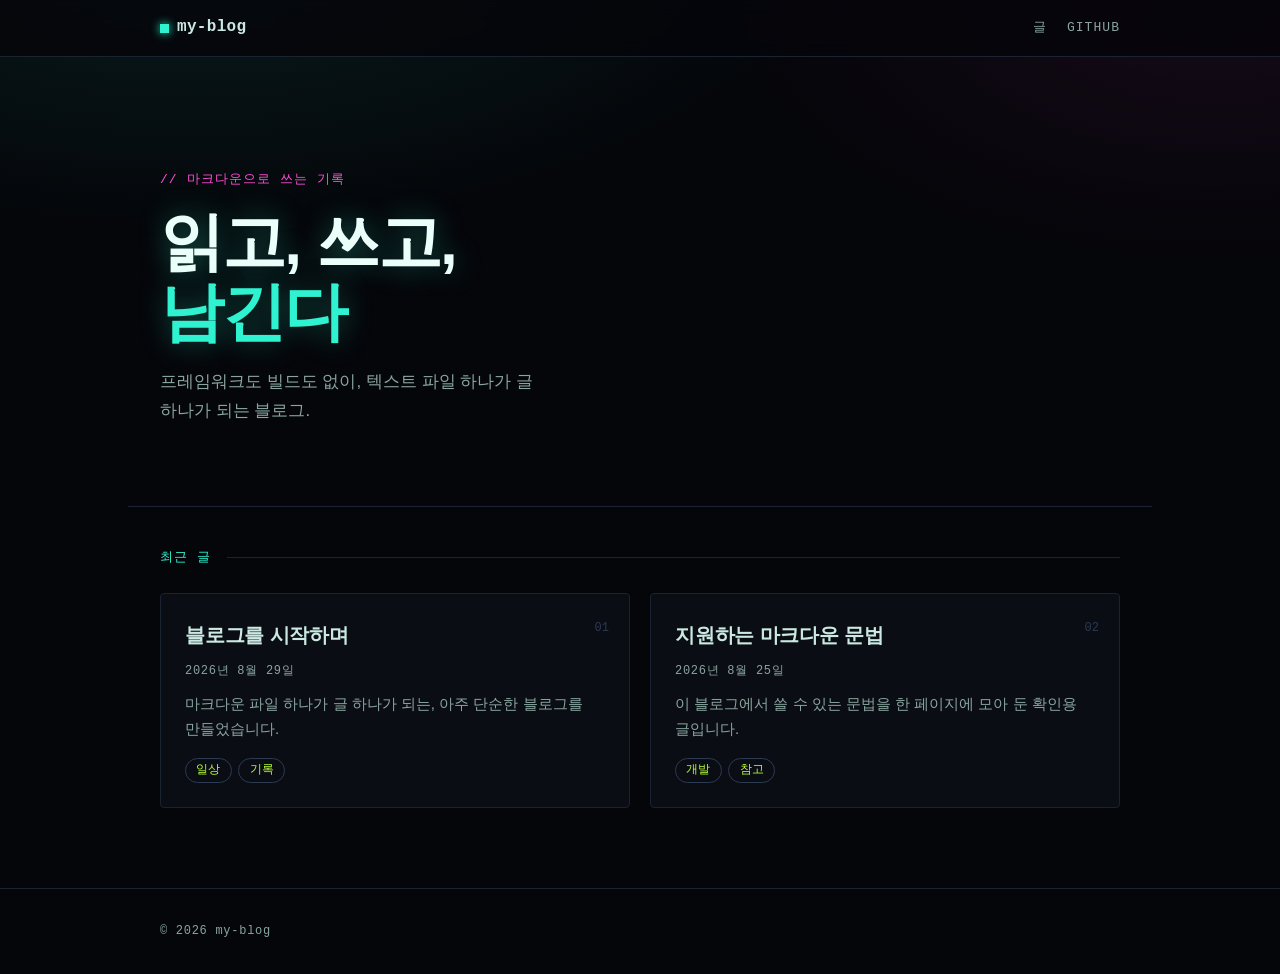
<file: index.html>
<!doctype html>
<html lang="ko">
<head>
  <meta charset="utf-8">
  <meta name="viewport" content="width=device-width, initial-scale=1">
  <title>my-blog</title>
  <meta name="description" content="마크다운으로 쓰는 블로그">
  <meta name="theme-color" content="#05060a">
  <link rel="icon" href="data:image/svg+xml,%3Csvg xmlns='http://www.w3.org/2000/svg' viewBox='0 0 32 32'%3E%3Crect width='32' height='32' fill='%2305060a'/%3E%3Crect x='9' y='9' width='14' height='14' fill='%232ff3d0'/%3E%3C/svg%3E">
  <link rel="stylesheet" href="css/base.css">
  <link rel="stylesheet" href="css/layout.css">
</head>
<body>
  <a class="skip-link" href="#main">본문으로 건너뛰기</a>

  <header class="site-bar">
    <div class="container container-wide bar-inner">
      <a class="site-mark" href="index.html">my-blog</a>
      <nav class="site-nav">
        <a href="index.html">글</a>
        <a href="https://github.com/cskwon81/cskwon81.github.io">GitHub</a>
      </nav>
    </div>
  </header>

  <main id="main">
    <section class="hero container container-wide">
      <p class="hero-kicker mono">// 마크다운으로 쓰는 기록</p>
      <h1 class="hero-title">읽고, 쓰고,<br><span class="accent">남긴다</span></h1>
      <p class="hero-sub">프레임워크도 빌드도 없이, 텍스트 파일 하나가 글 하나가 되는 블로그.</p>
    </section>

    <div class="container container-wide">
      <div class="section-head">
        <h2 class="section-label mono">최근 글</h2>
      </div>
      <p id="status" class="status" role="status">글을 불러오는 중…</p>
      <ul id="post-list" class="post-list"></ul>
    </div>
  </main>

  <footer class="site-footer">
    <div class="container container-wide">© 2026 my-blog</div>
  </footer>

  <script type="module" src="js/list.js"></script>
</body>
</html>
</file>
<file: css/base.css>
/* ── 디자인 토큰 ───────────────────────────────────────── */
:root {
  color-scheme: dark;

  --bg: #05060a;
  --bg-subtle: #0b0e15;
  --surface: #0a0d13;
  --border: #1b2231;
  --border-bright: #2c3a52;

  /* 본문은 네온 계열이되 채도를 낮춰 장문에서 눈이 덜 피로하게 한다. */
  --text: #cbe9e2;
  --text-muted: #8aa5a0;

  --neon: #2ff3d0;
  --neon-2: #ff4fd8;
  --neon-3: #b8ff3c;
  --neon-dim: rgba(47, 243, 208, 0.14);

  --font-sans: -apple-system, BlinkMacSystemFont, "Pretendard", "Apple SD Gothic Neo",
               "Malgun Gothic", "Segoe UI", sans-serif;
  --font-mono: ui-monospace, SFMono-Regular, "Cascadia Mono", "D2Coding", Consolas, monospace;

  --measure: 68ch;
  --page: 46rem;
  --wide: 64rem;
  --gutter: 1.25rem;
  --radius: 4px;
}

/* ── 리셋 ─────────────────────────────────────────────── */
*, *::before, *::after { box-sizing: border-box; }

body, h1, h2, h3, h4, p, ul, ol, figure, blockquote, pre { margin: 0; }

img, video { max-width: 100%; height: auto; display: block; }

/* ── 기본 타이포그래피 ─────────────────────────────────── */
html { -webkit-text-size-adjust: 100%; }

body {
  background: var(--bg);
  color: var(--text);
  font-family: var(--font-sans);
  font-size: 1.0625rem;
  line-height: 1.7;
  word-break: keep-all;
  overflow-wrap: break-word;
}

/* 상단에서 아래로 옅게 퍼지는 발광. 고정 배경이라 스크롤 비용이 없다. */
body::before {
  content: "";
  position: fixed;
  inset: 0;
  pointer-events: none;
  z-index: -1;
  background:
    radial-gradient(60rem 28rem at 15% -8%, rgba(47, 243, 208, 0.10), transparent 70%),
    radial-gradient(45rem 24rem at 95% 0%, rgba(255, 79, 216, 0.07), transparent 70%);
}

a {
  color: var(--neon);
  text-decoration-thickness: 1px;
  text-underline-offset: 3px;
}

:focus-visible {
  outline: 2px solid var(--neon);
  outline-offset: 3px;
  border-radius: 2px;
}

code, pre, kbd { font-family: var(--font-mono); }

/* 라벨·메타처럼 짧은 정보는 모노스페이스로 본문과 구분한다. */
.mono {
  font-family: var(--font-mono);
  font-size: 0.8125rem;
  letter-spacing: 0.08em;
  text-transform: uppercase;
}

/* ── 본문(마크다운 변환 결과) ──────────────────────────── */
.prose { max-width: var(--measure); }

.prose > * + * { margin-top: 1.25em; }

.prose h2, .prose h3, .prose h4 {
  line-height: 1.3;
  margin-top: 2.25em;
  letter-spacing: -0.01em;
  color: #eafff9;
}

.prose h2 {
  font-size: 1.5rem;
  padding-bottom: 0.35em;
  border-bottom: 1px solid var(--border);
}

.prose h2::before {
  content: "# ";
  color: var(--neon);
  font-family: var(--font-mono);
}

.prose h3 { font-size: 1.2rem; color: var(--neon); }
.prose h4 { font-size: 1.0625rem; }

.prose a { text-decoration: underline; }
.prose strong { color: #eafff9; }
.prose em { color: var(--neon-3); font-style: normal; }

.prose ul, .prose ol { padding-left: 1.35em; }
.prose li + li { margin-top: 0.35em; }
.prose li::marker { color: var(--neon); }

.prose blockquote {
  border-left: 2px solid var(--neon-2);
  background: var(--bg-subtle);
  padding: 0.75em 1em;
  color: var(--text-muted);
}

.prose code {
  background: var(--bg-subtle);
  border: 1px solid var(--border);
  border-radius: var(--radius);
  padding: 0.1em 0.4em;
  font-size: 0.9em;
  color: var(--neon-3);
}

.prose pre {
  background: var(--bg-subtle);
  border: 1px solid var(--border);
  border-left: 2px solid var(--neon);
  border-radius: var(--radius);
  padding: 1rem;
  overflow-x: auto;
  font-size: 0.9rem;
  line-height: 1.6;
}

.prose pre code {
  background: none;
  border: 0;
  padding: 0;
  font-size: inherit;
  color: var(--text);
}

.prose hr {
  border: 0;
  height: 1px;
  margin-top: 2.5em;
  background: linear-gradient(90deg, var(--neon), var(--neon-2), transparent);
  opacity: 0.5;
}

/* 넓은 표는 본문이 아니라 표 자신이 가로 스크롤한다. */
.prose .table-scroll {
  overflow-x: auto;
  border: 1px solid var(--border);
  border-radius: var(--radius);
}

.prose table {
  border-collapse: collapse;
  width: 100%;
  font-size: 0.95rem;
}

.prose th, .prose td {
  border-bottom: 1px solid var(--border);
  padding: 0.6em 0.8em;
  text-align: left;
  white-space: nowrap;
}

.prose th {
  background: var(--bg-subtle);
  color: var(--neon);
  font-weight: 600;
}

.prose tr:last-child td { border-bottom: 0; }

.prose img {
  border: 1px solid var(--border);
  border-radius: var(--radius);
  margin-inline: auto;
}

@media (prefers-reduced-motion: reduce) {
  *, *::before, *::after {
    animation-duration: 0.01ms !important;
    transition-duration: 0.01ms !important;
  }
}
</file>
<file: css/layout.css>
/* ── 레이아웃 ─────────────────────────────────────────── */
body {
  display: flex;
  flex-direction: column;
  min-height: 100vh;
}

.container {
  width: 100%;
  max-width: var(--page);
  margin-inline: auto;
  padding-inline: var(--gutter);
}

.container-wide { max-width: var(--wide); }

main { flex: 1; padding-bottom: 5rem; }

.skip-link { position: absolute; left: -9999px; }

.skip-link:focus {
  left: var(--gutter);
  top: var(--gutter);
  z-index: 20;
  background: var(--surface);
  border: 1px solid var(--neon);
  border-radius: var(--radius);
  padding: 0.5rem 0.9rem;
}

/* ── 상단 바 ──────────────────────────────────────────── */
.site-bar {
  position: sticky;
  top: 0;
  z-index: 10;
  background: rgba(5, 6, 10, 0.82);
  backdrop-filter: blur(10px);
  border-bottom: 1px solid var(--border);
}

.bar-inner {
  display: flex;
  align-items: center;
  justify-content: space-between;
  gap: 1rem;
  min-height: 56px;
}

.site-mark {
  display: inline-flex;
  align-items: center;
  gap: 0.5rem;
  min-height: 44px;
  color: var(--text);
  font-family: var(--font-mono);
  font-size: 1rem;
  font-weight: 700;
  letter-spacing: 0.02em;
  text-decoration: none;
}

.site-mark::before {
  content: "";
  width: 9px;
  height: 9px;
  background: var(--neon);
  box-shadow: 0 0 10px var(--neon);
}

.site-nav {
  display: flex;
  gap: 1.25rem;
}

.site-nav a {
  display: inline-flex;
  align-items: center;
  min-height: 44px;
  color: var(--text-muted);
  font-family: var(--font-mono);
  font-size: 0.8125rem;
  letter-spacing: 0.08em;
  text-transform: uppercase;
  text-decoration: none;
  transition: color 150ms ease;
}

.site-nav a:hover { color: var(--neon); }

/* ── 히어로 ───────────────────────────────────────────── */
.hero {
  padding-block: 3.5rem 3rem;
  border-bottom: 1px solid var(--border);
}

.hero-kicker { color: var(--neon-2); margin-bottom: 1rem; }

.hero-title {
  font-size: clamp(2.25rem, 11vw, 3rem);
  line-height: 1.1;
  letter-spacing: -0.03em;
  color: #eafff9;
  text-shadow: 0 0 28px rgba(47, 243, 208, 0.35);
}

.hero-title .accent { color: var(--neon); }

.hero-sub {
  margin-top: 1.25rem;
  color: var(--text-muted);
  max-width: 40ch;
}

/* ── 섹션 라벨 ────────────────────────────────────────── */
.section-head {
  display: flex;
  align-items: center;
  gap: 1rem;
  padding-block: 2.5rem 1.5rem;
}

.section-label { color: var(--neon); font-weight: 400; }

.section-head::after {
  content: "";
  flex: 1;
  height: 1px;
  background: var(--border);
}

/* ── 상태 메시지 ──────────────────────────────────────── */
.status {
  color: var(--text-muted);
  font-family: var(--font-mono);
  font-size: 0.9375rem;
  padding-block: 1rem;
}

.status::before { content: "> "; color: var(--neon); }
.status[data-state="error"] { color: var(--neon-2); }
.status[data-state="error"]::before { color: var(--neon-2); }

/* ── 글 목록 ──────────────────────────────────────────── */
.post-list {
  list-style: none;
  padding: 0;
  margin: 0;
  counter-reset: post;
  display: grid;
  gap: 1rem;
}

.post-list > li { counter-increment: post; }

.post-card {
  position: relative;
  height: 100%;
  background: var(--surface);
  border: 1px solid var(--border);
  border-radius: var(--radius);
  padding: 1.5rem 1.25rem 1.25rem;
  transition: border-color 150ms ease, box-shadow 150ms ease, transform 150ms ease;
}

/* 번호는 장식이라 JS 로 넣지 않고 CSS 카운터로 그린다. */
.post-card::before {
  content: counter(post, decimal-leading-zero);
  position: absolute;
  top: 1.5rem;
  right: 1.25rem;
  font-family: var(--font-mono);
  font-size: 0.75rem;
  color: var(--border-bright);
}

.post-card:hover {
  border-color: var(--neon);
  box-shadow: 0 0 0 1px var(--neon-dim), 0 0 24px -8px var(--neon);
  transform: translateY(-2px);
}

.post-card-title {
  font-size: 1.25rem;
  line-height: 1.35;
  letter-spacing: -0.01em;
  padding-right: 2.5rem;
}

.post-card-title a {
  color: var(--text);
  text-decoration: none;
}

/* 카드 전체를 누를 수 있게 링크 영역을 카드로 넓힌다. */
.post-card-title a::after {
  content: "";
  position: absolute;
  inset: 0;
}

.post-card:hover .post-card-title a { color: var(--neon); }

.post-summary {
  color: var(--text-muted);
  font-size: 0.9375rem;
  margin-top: 0.6rem;
}

.post-meta {
  display: flex;
  flex-wrap: wrap;
  align-items: center;
  gap: 0.5rem;
  margin-top: 0.75rem;
  color: var(--text-muted);
  font-family: var(--font-mono);
  font-size: 0.75rem;
  letter-spacing: 0.06em;
}

.post-meta .dot { color: var(--neon); }

.tag-list {
  list-style: none;
  padding: 0;
  display: flex;
  flex-wrap: wrap;
  gap: 0.4rem;
  margin-top: 1rem;
}

.tag {
  border: 1px solid var(--border-bright);
  border-radius: 999px;
  padding: 0.1rem 0.65rem;
  font-family: var(--font-mono);
  font-size: 0.75rem;
  color: var(--neon-3);
}

/* ── 글 상세 ──────────────────────────────────────────── */
.post-page { padding-top: 3rem; }

.post-header {
  margin-bottom: 2.5rem;
  padding-bottom: 1.75rem;
  border-bottom: 1px solid var(--border);
}

.post-title {
  font-size: clamp(1.875rem, 8vw, 2.375rem);
  line-height: 1.2;
  letter-spacing: -0.02em;
  color: #eafff9;
  margin-bottom: 0.9rem;
  text-shadow: 0 0 30px rgba(47, 243, 208, 0.25);
}

.post-header .post-meta { margin-top: 0; }

.post-nav {
  margin-top: 4rem;
  padding-top: 1.5rem;
  border-top: 1px solid var(--border);
  font-family: var(--font-mono);
  font-size: 0.875rem;
}

.post-nav a { text-decoration: none; }
.post-nav a:hover { text-decoration: underline; }

/* ── 푸터 ─────────────────────────────────────────────── */
.site-footer {
  border-top: 1px solid var(--border);
  padding-block: 2rem;
  color: var(--text-muted);
  font-family: var(--font-mono);
  font-size: 0.75rem;
  letter-spacing: 0.06em;
}

/* ── 반응형 ───────────────────────────────────────────── */
@media (min-width: 640px) {
  :root { --gutter: 2rem; }

  .hero { padding-block: 5rem 4rem; }
  .hero-title { font-size: clamp(3rem, 7vw, 4rem); }

  .post-list { grid-template-columns: repeat(2, 1fr); gap: 1.25rem; }
  .post-card { padding: 1.75rem 1.5rem 1.5rem; }

  .post-page { padding-top: 4rem; }

  /* 좁은 화면에서는 줄바꿈이 낫지만, 넓어지면 표는 그대로 편다. */
  .prose th, .prose td { white-space: normal; }
}

@media (min-width: 960px) {
  .hero { padding-block: 7rem 5rem; }
}
</file>
